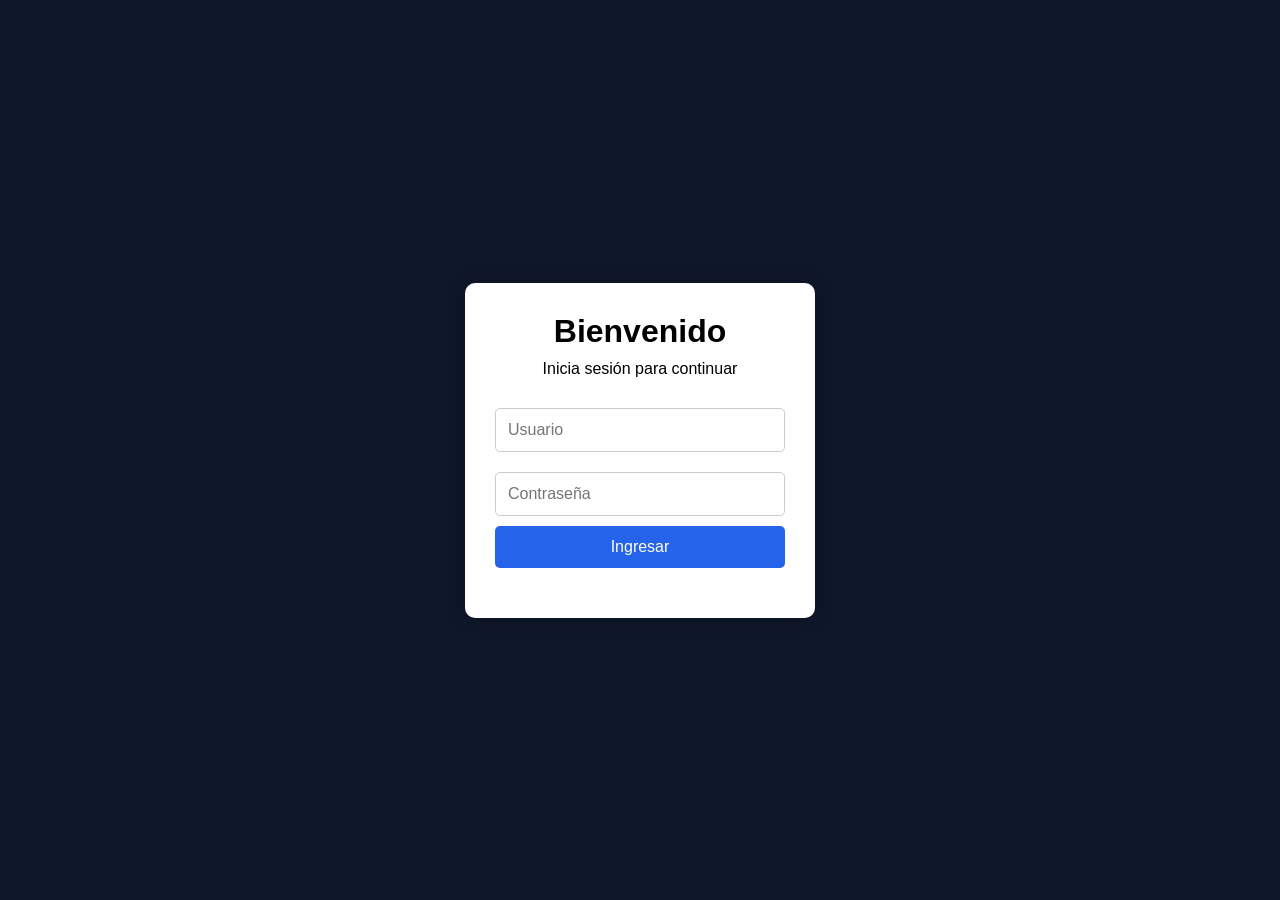
<file: pages/index.html>
<!DOCTYPE html>
<html lang="es">
<head>
    <meta charset="UTF-8">
    <meta name="viewport" content="width=device-width, initial-scale=1.0">
    <title>Iniciar Sesión</title>
    <link rel="stylesheet" href="../src/style/style.css">
</head>
<body>

<div class="login-container">

    <h1>Bienvenido</h1>
    <p>Inicia sesión para continuar</p>

    <form id="loginForm">

        <input
            type="text"
            id="usuario"
            placeholder="Usuario"
            required
        >

        <input
            type="password"
            id="password"
            placeholder="Contraseña"
            required
        >

        <button type="submit">
            Ingresar
        </button>

        <p id="mensaje"></p>

    </form>

</div>

<script src="../src/js/index.js"></script>

</body>
</html>
</file>
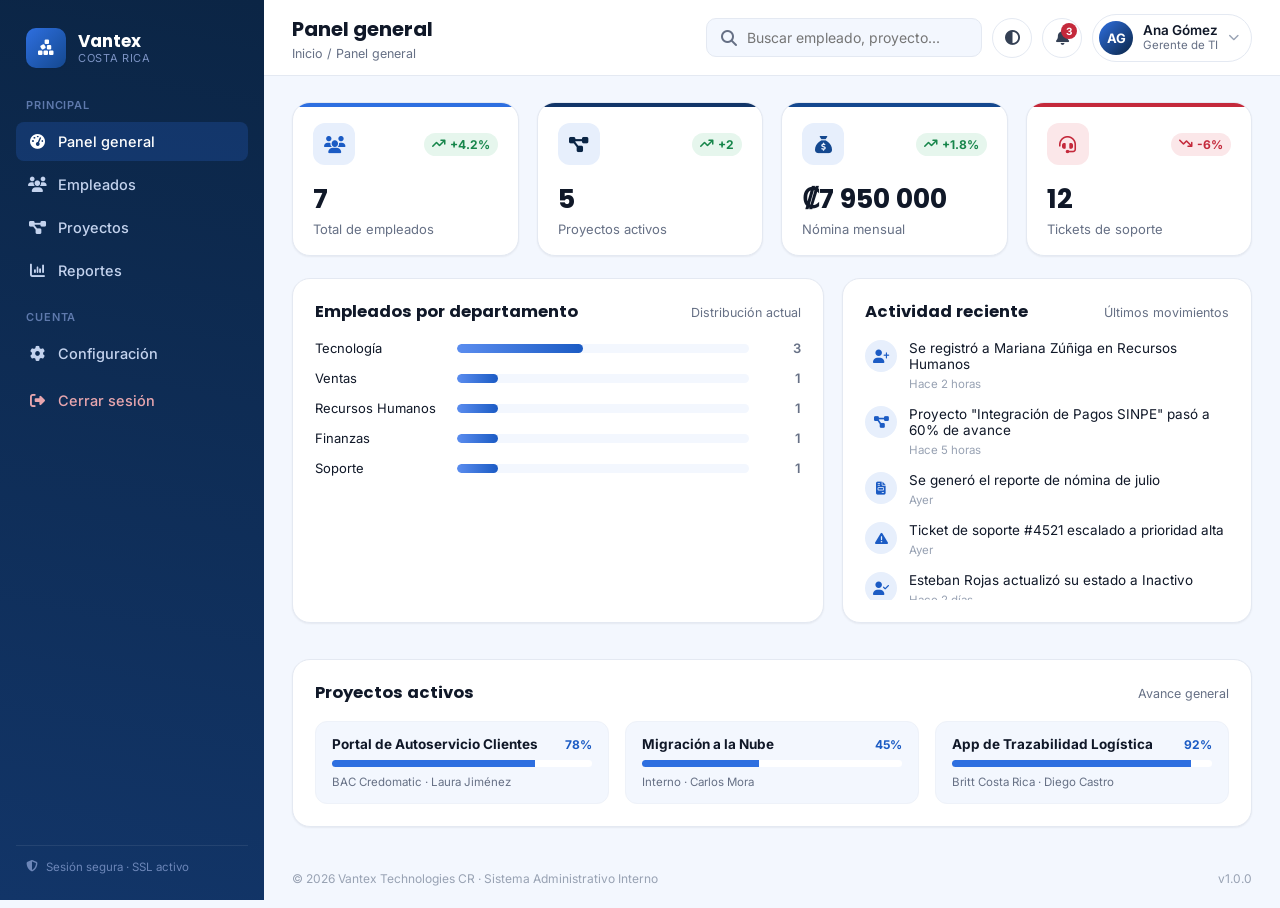
<file: pages/Dashboard.html>
<!DOCTYPE html>
<html lang="en">
<head>
    <meta charset="UTF-8">
    <meta name="viewport" content="width=device-width, initial-scale=1.0">
    <title>Document</title>

<link rel="preconnect" href="https://fonts.googleapis.com">
<link href="https://fonts.googleapis.com/css2?family=Poppins:wght@500;600;700&family=Inter:wght@400;500;600;700&display=swap" rel="stylesheet">
<link rel="stylesheet" href="https://cdnjs.cloudflare.com/ajax/libs/font-awesome/6.5.1/css/all.min.css">
<link rel="stylesheet" href="../src/style/Dashboard.css">
</head>
<body>

<div class="app" id="app">

  <!-- ============ SIDEBAR ============ -->
  <aside class="sidebar" id="sidebar">
    <div class="sidebar__brand">
      <div class="sidebar__logo"><i class="fa-solid fa-cubes-stacked"></i></div>
      <div class="sidebar__brandtext">
        <span class="sidebar__name">Vantex</span>
        <span class="sidebar__tag">Costa Rica</span>
      </div>
    </div>

    <nav class="sidebar__nav">
      <span class="sidebar__section">Principal</span>
      <button class="navlink is-active" data-view="dashboard">
        <i class="fa-solid fa-gauge-high"></i><span>Panel general</span>
      </button>
      <button class="navlink" data-view="empleados">
        <i class="fa-solid fa-users"></i><span>Empleados</span>
      </button>
      <button class="navlink" data-view="proyectos">
        <i class="fa-solid fa-diagram-project"></i><span>Proyectos</span>
      </button>
      <button class="navlink" data-view="reportes">
        <i class="fa-solid fa-chart-column"></i><span>Reportes</span>
      </button>

      <span class="sidebar__section">Cuenta</span>
      <button class="navlink" data-view="configuracion">
        <i class="fa-solid fa-gear"></i><span>Configuración</span>
      </button>
      <button class="navlink navlink--exit" id="btnLogout">
        <i class="fa-solid fa-right-from-bracket"></i><span>Cerrar sesión</span>
      </button>
    </nav>

    <div class="sidebar__footer">
      <i class="fa-solid fa-shield-halved"></i>
      <span>Sesión segura · SSL activo</span>
    </div>
  </aside>

  <div class="overlay" id="overlay"></div>

  <!-- ============ CONTENEDOR PRINCIPAL ============ -->
  <div class="main">

    <!-- ============ ENCABEZADO ============ -->
    <header class="topbar">
      <div class="topbar__left">
        <button class="iconbtn" id="btnMenu" aria-label="Abrir menú">
          <i class="fa-solid fa-bars"></i>
        </button>
        <div>
          <h1 class="topbar__title" id="viewTitle">Panel general</h1>
          <p class="topbar__breadcrumb" id="viewBreadcrumb">Inicio / Panel general</p>
        </div>
      </div>

      <div class="topbar__right">
        <div class="search">
          <i class="fa-solid fa-magnifying-glass"></i>
          <input type="text" id="globalSearch" placeholder="Buscar empleado, proyecto...">
        </div>

        <button class="iconbtn" id="btnTheme" title="Cambiar tema">
          <i class="fa-solid fa-circle-half-stroke"></i>
        </button>

        <div class="notif">
          <button class="iconbtn" id="btnNotif" aria-label="Notificaciones">
            <i class="fa-solid fa-bell"></i>
            <span class="notif__badge" id="notifBadge">3</span>
          </button>
          <div class="notif__panel" id="notifPanel">
            <div class="notif__header">Notificaciones</div>
            <ul class="notif__list" id="notifList"></ul>
          </div>
        </div>

        <div class="userchip" id="userChip">
          <div class="userchip__avatar" id="userAvatar">AG</div>
          <div class="userchip__info">
            <span class="userchip__name" id="userNameLabel">Ana Gómez</span>
            <span class="userchip__role" id="userRoleLabel">Gerente de TI</span>
          </div>
          <i class="fa-solid fa-chevron-down"></i>

          <div class="userchip__menu" id="userMenu">
            <button data-view="configuracion"><i class="fa-solid fa-user"></i> Mi perfil</button>
            <button data-view="configuracion"><i class="fa-solid fa-sliders"></i> Configuración</button>
            <button id="menuLogout"><i class="fa-solid fa-right-from-bracket"></i> Cerrar sesión</button>
          </div>
        </div>
      </div>
    </header>

    <!-- ============ AREA PRINCIPAL DE TRABAJO ============ -->
    <main class="workarea" id="workarea">

      <!-- ---------- VISTA: DASHBOARD ---------- -->
      <section class="view is-active" id="view-dashboard">

        <div class="cards" id="statsCards"></div>

        <div class="grid2">
          <div class="panel">
            <div class="panel__header">
              <h2>Empleados por departamento</h2>
              <span class="panel__hint">Distribución actual</span>
            </div>
            <div class="barlist" id="deptChart"></div>
          </div>

          <div class="panel">
            <div class="panel__header">
              <h2>Actividad reciente</h2>
              <span class="panel__hint">Últimos movimientos</span>
            </div>
            <ul class="activity" id="activityList"></ul>
          </div>
        </div>

        <div class="panel">
          <div class="panel__header">
            <h2>Proyectos activos</h2>
            <span class="panel__hint">Avance general</span>
          </div>
          <div class="projects-mini" id="projectsMini"></div>
        </div>
      </section>

      <!-- ---------- VISTA: EMPLEADOS ---------- -->
      <section class="view" id="view-empleados">

        <div class="panel">
          <div class="panel__header">
            <h2>Directorio de empleados</h2>
            <button class="btn btn--primary" id="btnNewEmployee">
              <i class="fa-solid fa-user-plus"></i> Nuevo empleado
            </button>
          </div>

          <div class="tableToolbar">
            <div class="search search--inline">
              <i class="fa-solid fa-magnifying-glass"></i>
              <input type="text" id="employeeSearch" placeholder="Filtrar por nombre o correo...">
            </div>
            <select id="deptFilter">
              <option value="todos">Todos los departamentos</option>
            </select>
            <span class="tableToolbar__count" id="employeeCount"></span>
          </div>

          <div class="tablewrap">
            <table class="table" id="employeeTable">
              <thead>
                <tr>
                  <th data-sort="nombre">Nombre <i class="fa-solid fa-sort"></i></th>
                  <th data-sort="puesto">Puesto <i class="fa-solid fa-sort"></i></th>
                  <th data-sort="departamento">Departamento <i class="fa-solid fa-sort"></i></th>
                  <th data-sort="salario">Salario <i class="fa-solid fa-sort"></i></th>
                  <th data-sort="ingreso">Ingreso <i class="fa-solid fa-sort"></i></th>
                  <th>Estado</th>
                  <th class="th-actions">Acciones</th>
                </tr>
              </thead>
              <tbody id="employeeTbody"></tbody>
            </table>
            <p class="emptyState" id="employeeEmpty" hidden>
              <i class="fa-solid fa-inbox"></i> No hay empleados que coincidan con la búsqueda.
            </p>
          </div>
        </div>
      </section>

      <!-- ---------- VISTA: PROYECTOS ---------- -->
      <section class="view" id="view-proyectos">
        <div class="panel">
          <div class="panel__header">
            <h2>Todos los proyectos</h2>
            <span class="panel__hint" id="projectsSummary"></span>
          </div>
          <div class="projects-grid" id="projectsGrid"></div>
        </div>
      </section>

      <!-- ---------- VISTA: REPORTES ---------- -->
      <section class="view" id="view-reportes">
        <div class="cards" id="reportCards"></div>

        <div class="panel">
          <div class="panel__header">
            <h2>Nómina por departamento</h2>
            <span class="panel__hint">Cálculo automático (reduce)</span>
          </div>
          <div class="tablewrap">
            <table class="table" id="reportTable">
              <thead>
                <tr>
                  <th>Departamento</th>
                  <th>Colaboradores</th>
                  <th>Salario total</th>
                  <th>Salario promedio</th>
                </tr>
              </thead>
              <tbody id="reportTbody"></tbody>
            </table>
          </div>
        </div>
      </section>

      <!-- ---------- VISTA: CONFIGURACIÓN ---------- -->
      <section class="view" id="view-configuracion">
        <div class="grid2">
          <div class="panel">
            <div class="panel__header"><h2>Perfil del usuario</h2></div>
            <form class="form" id="profileForm" novalidate>
              <div class="formrow">
                <label for="profName">Nombre completo</label>
                <input type="text" id="profName" name="profName" required minlength="3">
                <span class="fieldError" data-error-for="profName"></span>
              </div>
              <div class="formrow">
                <label for="profRole">Puesto</label>
                <input type="text" id="profRole" name="profRole" required minlength="3">
                <span class="fieldError" data-error-for="profRole"></span>
              </div>
              <div class="formrow">
                <label for="profEmail">Correo corporativo</label>
                <input type="email" id="profEmail" name="profEmail" required>
                <span class="fieldError" data-error-for="profEmail"></span>
              </div>
              <button type="submit" class="btn btn--primary">
                <i class="fa-solid fa-floppy-disk"></i> Guardar cambios
              </button>
              <p class="formSuccess" id="profileSuccess" hidden>
                <i class="fa-solid fa-circle-check"></i> Perfil actualizado correctamente.
              </p>
            </form>
          </div>

          <div class="panel">
            <div class="panel__header"><h2>Preferencias</h2></div>
            <div class="prefRow">
              <div>
                <strong>Tema de la interfaz</strong>
                <p>Selecciona claro u oscuro para el panel.</p>
              </div>
              <label class="switch">
                <input type="checkbox" id="themeSwitch">
                <span class="switch__track"><span class="switch__thumb"></span></span>
              </label>
            </div>
            <div class="prefRow">
              <div>
                <strong>Notificaciones por correo</strong>
                <p>Recibir alertas de nuevos ingresos y proyectos.</p>
              </div>
              <label class="switch">
                <input type="checkbox" id="emailSwitch" checked>
                <span class="switch__track"><span class="switch__thumb"></span></span>
              </label>
            </div>
            <div class="prefRow prefRow--danger">
              <div>
                <strong>Restablecer datos de ejemplo</strong>
                <p>Borra localStorage y recarga la información inicial.</p>
              </div>
              <button class="btn btn--danger-outline" id="btnResetData">
                <i class="fa-solid fa-trash-can"></i> Restablecer
              </button>
            </div>
          </div>
        </div>
      </section>

    </main>

    <footer class="pagefooter">
      <span>© 2026 Vantex Technologies CR · Sistema Administrativo Interno</span>
      <span>v1.0.0</span>
    </footer>
  </div>
</div>

<!-- ============ MODAL: NUEVO / EDITAR EMPLEADO ============ -->
<div class="modalOverlay" id="modalOverlay">
  <div class="modal">
    <div class="modal__header">
      <h3 id="modalTitle"><i class="fa-solid fa-user-plus"></i> Nuevo empleado</h3>
      <button class="iconbtn" id="btnCloseModal"><i class="fa-solid fa-xmark"></i></button>
    </div>

    <form class="form" id="employeeForm" novalidate>
      <input type="hidden" id="empId">

      <div class="formgrid">
        <div class="formrow">
          <label for="empNombre">Nombre completo <em>*</em></label>
          <input type="text" id="empNombre" required minlength="3" placeholder="Ej. Laura Jiménez Rojas">
          <span class="fieldError" data-error-for="empNombre"></span>
        </div>

        <div class="formrow">
          <label for="empCorreo">Correo electrónico <em>*</em></label>
          <input type="email" id="empCorreo" required placeholder="nombre@vantex.co.cr">
          <span class="fieldError" data-error-for="empCorreo"></span>
        </div>

        <div class="formrow">
          <label for="empPuesto">Puesto <em>*</em></label>
          <input type="text" id="empPuesto" required minlength="3" placeholder="Ej. Desarrolladora Senior">
          <span class="fieldError" data-error-for="empPuesto"></span>
        </div>

        <div class="formrow">
          <label for="empDepartamento">Departamento <em>*</em></label>
          <select id="empDepartamento" required>
            <option value="">Seleccione...</option>
            <option value="Tecnología">Tecnología</option>
            <option value="Ventas">Ventas</option>
            <option value="Recursos Humanos">Recursos Humanos</option>
            <option value="Finanzas">Finanzas</option>
            <option value="Soporte">Soporte</option>
          </select>
          <span class="fieldError" data-error-for="empDepartamento"></span>
        </div>

        <div class="formrow">
          <label for="empSalario">Salario mensual (₡) <em>*</em></label>
          <input type="number" id="empSalario" required min="350000" step="1000" placeholder="Ej. 950000">
          <span class="fieldError" data-error-for="empSalario"></span>
        </div>

        <div class="formrow">
          <label for="empIngreso">Fecha de ingreso <em>*</em></label>
          <input type="date" id="empIngreso" required>
          <span class="fieldError" data-error-for="empIngreso"></span>
        </div>

        <div class="formrow">
          <label for="empEstado">Estado</label>
          <select id="empEstado">
            <option value="Activo">Activo</option>
            <option value="Vacaciones">Vacaciones</option>
            <option value="Inactivo">Inactivo</option>
          </select>
        </div>
      </div>

      <div class="modal__actions">
        <button type="button" class="btn btn--ghost" id="btnCancelModal">Cancelar</button>
        <button type="submit" class="btn btn--primary" id="btnSaveEmployee">
          <i class="fa-solid fa-floppy-disk"></i> Guardar empleado
        </button>
      </div>
    </form>
  </div>
</div>

<!-- ============ TOAST ============ -->
<div class="toast" id="toast"></div>

<script src="/src/js/Dashboard.js"></script>
</body>
</html>
</file>
<file: src/style/style.css>
*{
    margin:0;
    padding:0;
    box-sizing:border-box;
    font-family:Arial, Helvetica, sans-serif;
}

body{
    background:#0f172a;
    display:flex;
    justify-content:center;
    align-items:center;
    height:100vh;
}

.login-container{

    width:350px;
    background:white;
    padding:30px;
    border-radius:10px;
    box-shadow:0 0 20px rgba(0,0,0,.3);

}

.login-container h1{
    text-align:center;
    margin-bottom:10px;
}

.login-container p{
    text-align:center;
    margin-bottom:20px;
}

input{

    width:100%;
    padding:12px;
    margin:10px 0;
    border:1px solid #ccc;
    border-radius:5px;
    font-size:16px;

}

button{

    width:100%;
    padding:12px;
    background:#2563eb;
    color:white;
    border:none;
    border-radius:5px;
    cursor:pointer;
    font-size:16px;
    transition:.3s;

}

button:hover{

    background:#1d4ed8;

}

#mensaje{

    margin-top:15px;
    color:red;
    font-weight:bold;

}
</file>
<file: src/style/Dashboard.css>
/* ==========================================================================
   VANTEX CR · PANEL ADMINISTRATIVO
   Paleta: azul corporativo + blanco. Tipografía: Poppins (display) / Inter (texto)
   ========================================================================== */

:root {
  /* --- Constantes de color (CSS3 custom properties) --- */
  --navy-900: #0B2545;
  --navy-800: #123568;
  --blue-700: #14488F;
  --blue-600: #1B5BC4;
  --blue-500: #2E6FE0;
  --blue-400: #5B8DEF;
  --blue-100: #E7EFFC;
  --blue-50:  #F3F7FE;

  --white:    #FFFFFF;
  --ink-900:  #101828;
  --ink-700:  #344054;
  --ink-500:  #667085;
  --ink-300:  #98A2B3;
  --line:     #E4E9F2;
  --line-soft:#EEF2F9;

  --success: #17864B;
  --success-bg: #E6F6ED;
  --warning: #B36B00;
  --warning-bg: #FDF1DF;
  --danger:  #C4293B;
  --danger-bg: #FBE7E9;

  --radius-sm: 8px;
  --radius-md: 12px;
  --radius-lg: 18px;

  --shadow-sm: 0 1px 2px rgba(16, 24, 40, 0.06);
  --shadow-md: 0 8px 24px rgba(16, 40, 90, 0.08);
  --shadow-lg: 0 16px 40px rgba(16, 40, 90, 0.14);

  --sidebar-w: 264px;
  --sidebar-w-collapsed: 84px;
  --topbar-h: 76px;

  --font-display: 'Poppins', 'Segoe UI', sans-serif;
  --font-body: 'Inter', 'Segoe UI', sans-serif;

  --transition: 180ms cubic-bezier(.4,0,.2,1);
}

/* --- Tema oscuro (activado por JS agregando .theme-dark al body) --- */
body.theme-dark {
  --white: #10233F;
  --blue-50: #0C1D36;
  --blue-100: #14315A;
  --ink-900: #F1F5FB;
  --ink-700: #C7D3E6;
  --ink-500: #93A4C2;
  --line: #22406B;
  --line-soft: #1A3358;
  --navy-900: #071630;
  --navy-800: #0C2144;
}

* { box-sizing: border-box; }

html, body {
  margin: 0;
  padding: 0;
  height: 100%;
}

body {
  font-family: var(--font-body);
  background: var(--blue-50);
  color: var(--ink-900);
  -webkit-font-smoothing: antialiased;
  transition: background var(--transition), color var(--transition);
}

h1, h2, h3 {
  font-family: var(--font-display);
  margin: 0;
  color: var(--ink-900);
}

button, input, select {
  font-family: inherit;
  font-size: 14px;
}

button { cursor: pointer; }

:focus-visible {
  outline: 2px solid var(--blue-500);
  outline-offset: 2px;
}

ul { list-style: none; margin: 0; padding: 0; }

/* ==========================================================================
   LAYOUT GENERAL
   ========================================================================== */

.app {
  display: grid;
  grid-template-columns: var(--sidebar-w) 1fr;
  min-height: 100vh;
}

/* ==========================================================================
   MENÚ LATERAL (SIDEBAR)
   ========================================================================== */

.sidebar {
  background: linear-gradient(190deg, var(--navy-900) 0%, var(--navy-800) 100%);
  color: #DCE6FA;
  display: flex;
  flex-direction: column;
  padding: 22px 16px;
  position: sticky;
  top: 0;
  height: 100vh;
  z-index: 40;
}

.sidebar__brand {
  display: flex;
  align-items: center;
  gap: 12px;
  padding: 6px 10px 26px;
}

.sidebar__logo {
  width: 40px;
  height: 40px;
  border-radius: 10px;
  background: linear-gradient(135deg, var(--blue-500), var(--blue-700));
  display: grid;
  place-items: center;
  color: var(--white);
  font-size: 18px;
  flex: none;
  box-shadow: var(--shadow-sm);
}

.sidebar__brandtext { display: flex; flex-direction: column; line-height: 1.2; }
.sidebar__name { font-family: var(--font-display); font-weight: 700; font-size: 17px; color: var(--white); }
.sidebar__tag { font-size: 11px; letter-spacing: .06em; text-transform: uppercase; color: #7C93C4; }

.sidebar__nav { display: flex; flex-direction: column; gap: 4px; flex: 1; overflow-y: auto; }

.sidebar__section {
  font-size: 11px;
  text-transform: uppercase;
  letter-spacing: .08em;
  color: #5E79AC;
  margin: 16px 10px 6px;
  font-weight: 600;
}
.sidebar__section:first-child { margin-top: 4px; }

.navlink {
  display: flex;
  align-items: center;
  gap: 12px;
  background: transparent;
  border: none;
  color: #C4D3EE;
  text-align: left;
  padding: 11px 12px;
  border-radius: var(--radius-sm);
  font-size: 14.5px;
  font-weight: 500;
  position: relative;
  transition: background var(--transition), color var(--transition);
}

.navlink i { width: 18px; text-align: center; font-size: 15px; }

.navlink:hover { background: rgba(255,255,255,0.06); color: var(--white); }

.navlink.is-active {
  background: rgba(46, 111, 224, 0.22);
  color: var(--white);
}
.navlink.is-active::before {
  content: "";
  position: absolute;
  left: -16px;
  top: 8px;
  bottom: 8px;
  width: 4px;
  border-radius: 4px;
  background: var(--blue-400);
}

.navlink--exit { color: #E8A6AE; margin-top: 4px; }
.navlink--exit:hover { background: rgba(196, 41, 59, 0.18); color: #FFC9CF; }

.sidebar__footer {
  display: flex;
  align-items: center;
  gap: 8px;
  font-size: 11.5px;
  color: #6C86B8;
  padding: 14px 10px 4px;
  border-top: 1px solid rgba(255,255,255,0.08);
  margin-top: 10px;
}

.overlay {
  display: none;
  position: fixed;
  inset: 0;
  background: rgba(11, 37, 69, 0.45);
  z-index: 39;
}

/* ==========================================================================
   ENCABEZADO (TOPBAR)
   ========================================================================== */

.main {
  display: flex;
  flex-direction: column;
  min-height: 100vh;
}

.topbar {
  height: var(--topbar-h);
  background: var(--white);
  border-bottom: 1px solid var(--line);
  display: flex;
  align-items: center;
  justify-content: space-between;
  padding: 0 28px;
  position: sticky;
  top: 0;
  z-index: 30;
}

.topbar__left { display: flex; align-items: center; gap: 14px; }

.topbar__title { font-size: 20px; font-weight: 700; }
.topbar__breadcrumb { margin: 2px 0 0; font-size: 12.5px; color: var(--ink-500); }

.topbar__right { display: flex; align-items: center; gap: 10px; }

.iconbtn {
  width: 40px;
  height: 40px;
  border-radius: 50%;
  border: 1px solid var(--line);
  background: var(--white);
  color: var(--ink-700);
  display: grid;
  place-items: center;
  font-size: 15px;
  position: relative;
  transition: background var(--transition), border-color var(--transition);
}
.iconbtn:hover { background: var(--blue-50); border-color: var(--blue-400); color: var(--blue-600); }

#btnMenu { display: none; }

.search {
  display: flex;
  align-items: center;
  gap: 8px;
  background: var(--blue-50);
  border: 1px solid var(--line);
  border-radius: 10px;
  padding: 9px 14px;
  min-width: 240px;
  color: var(--ink-500);
}
.search input {
  border: none;
  background: transparent;
  outline: none;
  width: 100%;
  color: var(--ink-900);
}
.search--inline { min-width: 260px; }

.notif { position: relative; }
.notif__badge {
  position: absolute;
  top: 4px;
  right: 4px;
  background: var(--danger);
  color: var(--white);
  font-size: 10px;
  font-weight: 700;
  min-width: 16px;
  height: 16px;
  border-radius: 50%;
  display: grid;
  place-items: center;
  padding: 0 3px;
}
.notif__panel {
  position: absolute;
  right: 0;
  top: 52px;
  width: 300px;
  background: var(--white);
  border: 1px solid var(--line);
  border-radius: var(--radius-md);
  box-shadow: var(--shadow-lg);
  display: none;
  overflow: hidden;
  z-index: 50;
}
.notif__panel.is-open { display: block; }
.notif__header { padding: 14px 16px; font-weight: 700; border-bottom: 1px solid var(--line-soft); }
.notif__list { max-height: 260px; overflow-y: auto; }
.notif__list li {
  padding: 12px 16px;
  font-size: 13px;
  color: var(--ink-700);
  border-bottom: 1px solid var(--line-soft);
  display: flex;
  gap: 10px;
}
.notif__list li i { color: var(--blue-500); margin-top: 2px; }
.notif__list li span strong { display: block; color: var(--ink-900); font-size: 13px; }
.notif__list li small { color: var(--ink-300); }

.userchip {
  display: flex;
  align-items: center;
  gap: 10px;
  padding: 6px 12px 6px 6px;
  border: 1px solid var(--line);
  border-radius: 30px;
  position: relative;
  background: var(--white);
}
.userchip:hover { border-color: var(--blue-400); }
.userchip__avatar {
  width: 34px;
  height: 34px;
  border-radius: 50%;
  background: linear-gradient(135deg, var(--blue-500), var(--navy-900));
  color: var(--white);
  display: grid;
  place-items: center;
  font-weight: 700;
  font-size: 13px;
  flex: none;
}
.userchip__info { display: flex; flex-direction: column; line-height: 1.15; }
.userchip__name { font-weight: 600; font-size: 13.5px; }
.userchip__role { font-size: 11.5px; color: var(--ink-500); }
.userchip > i { font-size: 11px; color: var(--ink-300); }

.userchip__menu {
  position: absolute;
  right: 0;
  top: 54px;
  width: 190px;
  background: var(--white);
  border: 1px solid var(--line);
  border-radius: var(--radius-md);
  box-shadow: var(--shadow-lg);
  display: none;
  flex-direction: column;
  padding: 6px;
  z-index: 50;
}
.userchip__menu.is-open { display: flex; }
.userchip__menu button {
  display: flex;
  align-items: center;
  gap: 10px;
  border: none;
  background: transparent;
  padding: 10px 10px;
  border-radius: var(--radius-sm);
  font-size: 13.5px;
  color: var(--ink-700);
  text-align: left;
}
.userchip__menu button:hover { background: var(--blue-50); color: var(--blue-600); }
.userchip__menu button i { width: 16px; }

/* ==========================================================================
   ÁREA PRINCIPAL DE TRABAJO
   ========================================================================== */

.workarea {
  flex: 1;
  padding: 26px 28px 10px;
}

.view { display: none; animation: fadeIn 220ms ease; }
.view.is-active { display: block; }

@keyframes fadeIn {
  from { opacity: 0; transform: translateY(6px); }
  to { opacity: 1; transform: translateY(0); }
}

/* ---- Tarjetas resumen ---- */

.cards {
  display: grid;
  grid-template-columns: repeat(4, 1fr);
  gap: 18px;
  margin-bottom: 22px;
}

.card {
  background: var(--white);
  border: 1px solid var(--line);
  border-radius: var(--radius-lg);
  padding: 20px 20px 18px;
  box-shadow: var(--shadow-sm);
  position: relative;
  overflow: hidden;
}
.card::before {
  content: "";
  position: absolute;
  top: 0; left: 0; right: 0;
  height: 4px;
  background: var(--bar-color, var(--blue-500));
}
.card__top { display: flex; align-items: center; justify-content: space-between; }
.card__icon {
  width: 42px;
  height: 42px;
  border-radius: 12px;
  display: grid;
  place-items: center;
  background: var(--icon-bg, var(--blue-100));
  color: var(--icon-color, var(--blue-600));
  font-size: 17px;
}
.card__trend {
  font-size: 12px;
  font-weight: 700;
  display: flex;
  align-items: center;
  gap: 4px;
  padding: 4px 8px;
  border-radius: 20px;
}
.card__trend.up { color: var(--success); background: var(--success-bg); }
.card__trend.down { color: var(--danger); background: var(--danger-bg); }

.card__value { font-family: var(--font-display); font-size: 27px; font-weight: 700; margin-top: 14px; }
.card__label { font-size: 13px; color: var(--ink-500); margin-top: 2px; }

/* ---- Paneles / secciones ---- */

.grid2 {
  display: grid;
  grid-template-columns: 1.3fr 1fr;
  gap: 18px;
  margin-bottom: 18px;
}

.panel {
  background: var(--white);
  border: 1px solid var(--line);
  border-radius: var(--radius-lg);
  padding: 20px 22px 22px;
  box-shadow: var(--shadow-sm);
  margin-bottom: 18px;
}

.panel__header {
  display: flex;
  align-items: baseline;
  justify-content: space-between;
  gap: 10px;
  margin-bottom: 16px;
  flex-wrap: wrap;
}
.panel__header h2 { font-size: 16.5px; font-weight: 700; }
.panel__hint { font-size: 12.5px; color: var(--ink-500); }

/* ---- Barras de departamento ---- */

.barlist { display: flex; flex-direction: column; gap: 14px; }
.barlist__row { display: grid; grid-template-columns: 130px 1fr 40px; align-items: center; gap: 12px; font-size: 13px; }
.barlist__track { height: 9px; background: var(--blue-50); border-radius: 20px; overflow: hidden; }
.barlist__fill { height: 100%; background: linear-gradient(90deg, var(--blue-400), var(--blue-600)); border-radius: 20px; }
.barlist__count { text-align: right; color: var(--ink-500); font-weight: 600; }

/* ---- Actividad reciente ---- */

.activity { display: flex; flex-direction: column; gap: 14px; max-height: 260px; overflow-y: auto; }
.activity li { display: flex; gap: 12px; align-items: flex-start; }
.activity__icon {
  width: 32px; height: 32px; border-radius: 50%;
  background: var(--blue-100); color: var(--blue-600);
  display: grid; place-items: center; font-size: 13px; flex: none;
}
.activity__body p { margin: 0; font-size: 13.5px; color: var(--ink-900); }
.activity__body span { font-size: 11.5px; color: var(--ink-300); }

/* ---- Mini proyectos (dashboard) ---- */

.projects-mini { display: grid; grid-template-columns: repeat(3, 1fr); gap: 16px; }
.pmini {
  border: 1px solid var(--line-soft);
  border-radius: var(--radius-md);
  padding: 14px 16px;
  background: var(--blue-50);
}
.pmini__top { display: flex; justify-content: space-between; align-items: center; margin-bottom: 6px; }
.pmini__top strong { font-size: 13.5px; }
.pmini__pct { font-size: 12px; font-weight: 700; color: var(--blue-600); }
.pmini__track { height: 7px; background: var(--white); border-radius: 20px; overflow: hidden; margin-top: 8px; }
.pmini__fill { height: 100%; background: var(--blue-500); }
.pmini__meta { font-size: 11.5px; color: var(--ink-500); margin-top: 8px; }

/* ==========================================================================
   TABLA DE EMPLEADOS
   ========================================================================== */

.tableToolbar {
  display: flex;
  align-items: center;
  gap: 14px;
  margin-bottom: 16px;
  flex-wrap: wrap;
}
.tableToolbar select {
  border: 1px solid var(--line);
  border-radius: 10px;
  padding: 9px 12px;
  background: var(--white);
  color: var(--ink-700);
}
.tableToolbar__count { margin-left: auto; font-size: 12.5px; color: var(--ink-500); }

.tablewrap { overflow-x: auto; }

.table { width: 100%; border-collapse: collapse; font-size: 13.5px; min-width: 720px; }
.table thead th {
  text-align: left;
  padding: 12px 14px;
  color: var(--ink-500);
  font-weight: 600;
  font-size: 12px;
  text-transform: uppercase;
  letter-spacing: .03em;
  border-bottom: 1px solid var(--line);
  cursor: pointer;
  user-select: none;
  white-space: nowrap;
}
.table thead th i { margin-left: 4px; font-size: 10px; color: var(--ink-300); }
.table thead th.th-actions { cursor: default; }
.table tbody td { padding: 13px 14px; border-bottom: 1px solid var(--line-soft); color: var(--ink-900); vertical-align: middle; }
.table tbody tr:hover { background: var(--blue-50); }

.person { display: flex; align-items: center; gap: 10px; }
.person__avatar {
  width: 32px; height: 32px; border-radius: 50%;
  background: var(--blue-100); color: var(--blue-700);
  display: grid; place-items: center; font-size: 12px; font-weight: 700; flex: none;
}
.person__name { font-weight: 600; }
.person__email { display: block; font-size: 11.5px; color: var(--ink-500); }

.badge { display: inline-flex; align-items: center; gap: 6px; padding: 4px 10px; border-radius: 20px; font-size: 11.5px; font-weight: 700; }
.badge::before { content: ""; width: 6px; height: 6px; border-radius: 50%; background: currentColor; }
.badge.badge--active { color: var(--success); background: var(--success-bg); }
.badge.badge--vac { color: var(--warning); background: var(--warning-bg); }
.badge.badge--inactive { color: var(--danger); background: var(--danger-bg); }

.rowActions { display: flex; gap: 8px; }
.rowActions button {
  width: 30px; height: 30px; border-radius: 8px; border: 1px solid var(--line);
  background: var(--white); color: var(--ink-500); display: grid; place-items: center; font-size: 12.5px;
}
.rowActions button:hover { background: var(--blue-50); color: var(--blue-600); border-color: var(--blue-400); }
.rowActions .rowdelete:hover { background: var(--danger-bg); color: var(--danger); border-color: var(--danger); }

.emptyState { text-align: center; padding: 40px 10px; color: var(--ink-300); font-size: 13.5px; }
.emptyState i { display: block; font-size: 26px; margin-bottom: 8px; }

/* ==========================================================================
   PROYECTOS (VISTA COMPLETA)
   ========================================================================== */

.projects-grid { display: grid; grid-template-columns: repeat(3, 1fr); gap: 16px; }
.pcard { border: 1px solid var(--line); border-radius: var(--radius-md); padding: 16px 18px; }
.pcard__head { display: flex; justify-content: space-between; align-items: flex-start; gap: 10px; }
.pcard__head h3 { font-size: 14.5px; }
.pcard p.pdesc { font-size: 12.5px; color: var(--ink-500); margin: 8px 0 12px; line-height: 1.5; }
.pcard__track { height: 8px; background: var(--blue-50); border-radius: 20px; overflow: hidden; }
.pcard__fill { height: 100%; background: linear-gradient(90deg, var(--blue-400), var(--blue-700)); }
.pcard__foot { display: flex; justify-content: space-between; align-items: center; margin-top: 12px; font-size: 11.5px; color: var(--ink-500); }

/* ==========================================================================
   FORMULARIOS
   ========================================================================== */

.form { display: flex; flex-direction: column; gap: 14px; }
.formgrid { display: grid; grid-template-columns: 1fr 1fr; gap: 14px; }
.formrow { display: flex; flex-direction: column; gap: 6px; }
.formrow label { font-size: 12.5px; font-weight: 600; color: var(--ink-700); }
.formrow label em { color: var(--danger); font-style: normal; }
.formrow input, .formrow select {
  border: 1px solid var(--line);
  border-radius: 10px;
  padding: 10px 12px;
  background: var(--white);
  color: var(--ink-900);
  outline: none;
  transition: border-color var(--transition), box-shadow var(--transition);
}
.formrow input:focus, .formrow select:focus {
  border-color: var(--blue-500);
  box-shadow: 0 0 0 3px rgba(46,111,224,0.15);
}
.formrow input.is-invalid, .formrow select.is-invalid {
  border-color: var(--danger);
  box-shadow: 0 0 0 3px rgba(196,41,59,0.12);
}
.fieldError { font-size: 11.5px; color: var(--danger); min-height: 14px; }

.formSuccess { display: flex; align-items: center; gap: 8px; color: var(--success); font-size: 13px; font-weight: 600; }

.prefRow {
  display: flex; align-items: center; justify-content: space-between;
  padding: 14px 0; border-bottom: 1px solid var(--line-soft); gap: 16px;
}
.prefRow:last-child { border-bottom: none; }
.prefRow strong { font-size: 13.5px; }
.prefRow p { margin: 3px 0 0; font-size: 12px; color: var(--ink-500); }
.prefRow--danger strong { color: var(--danger); }

.switch { position: relative; display: inline-block; width: 44px; height: 24px; flex: none; }
.switch input { opacity: 0; width: 0; height: 0; }
.switch__track {
  position: absolute; inset: 0; background: var(--line); border-radius: 30px; transition: background var(--transition);
}
.switch__thumb {
  position: absolute; top: 3px; left: 3px; width: 18px; height: 18px; border-radius: 50%;
  background: var(--white); box-shadow: var(--shadow-sm); transition: transform var(--transition);
}
.switch input:checked + .switch__track { background: var(--blue-500); }
.switch input:checked + .switch__track .switch__thumb { transform: translateX(20px); }

/* ==========================================================================
   BOTONES
   ========================================================================== */

.btn {
  display: inline-flex; align-items: center; gap: 8px;
  border-radius: 10px; padding: 10px 18px; font-size: 13.5px; font-weight: 600;
  border: 1px solid transparent; transition: all var(--transition);
}
.btn--primary { background: var(--blue-600); color: var(--white); box-shadow: var(--shadow-sm); }
.btn--primary:hover { background: var(--blue-700); }
.btn--ghost { background: transparent; border-color: var(--line); color: var(--ink-700); }
.btn--ghost:hover { background: var(--blue-50); }
.btn--danger-outline { background: var(--white); border-color: var(--danger); color: var(--danger); }
.btn--danger-outline:hover { background: var(--danger-bg); }

/* ==========================================================================
   MODAL
   ========================================================================== */

.modalOverlay {
  display: none;
  position: fixed; inset: 0; background: rgba(11,37,69,0.5);
  align-items: center; justify-content: center; z-index: 100; padding: 20px;
}
.modalOverlay.is-open { display: flex; }

.modal {
  background: var(--white); border-radius: var(--radius-lg); width: 100%; max-width: 620px;
  max-height: 90vh; overflow-y: auto; box-shadow: var(--shadow-lg); animation: pop 180ms ease;
}
@keyframes pop { from { transform: scale(.96); opacity: 0; } to { transform: scale(1); opacity: 1; } }

.modal__header {
  display: flex; align-items: center; justify-content: space-between;
  padding: 18px 22px; border-bottom: 1px solid var(--line);
}
.modal__header h3 { font-size: 16px; display: flex; align-items: center; gap: 8px; }
.modal .form { padding: 20px 22px 22px; }
.modal__actions { display: flex; justify-content: flex-end; gap: 10px; margin-top: 6px; }

/* ==========================================================================
   TOAST
   ========================================================================== */

.toast {
  position: fixed; bottom: 26px; right: 26px;
  background: var(--navy-900); color: var(--white);
  padding: 14px 20px; border-radius: 10px; font-size: 13.5px;
  display: flex; align-items: center; gap: 10px;
  box-shadow: var(--shadow-lg);
  transform: translateY(16px); opacity: 0; pointer-events: none;
  transition: all 220ms ease; z-index: 200;
}
.toast.is-visible { transform: translateY(0); opacity: 1; }
.toast i { color: var(--blue-400); }
.toast.toast--error i { color: #FF8A93; }

/* ==========================================================================
   PIE DE PÁGINA
   ========================================================================== */

.pagefooter {
  display: flex; justify-content: space-between;
  padding: 16px 28px 22px; font-size: 12px; color: var(--ink-300);
}

/* ==========================================================================
   RESPONSIVE
   ========================================================================== */

@media (max-width: 1180px) {
  .cards { grid-template-columns: repeat(2, 1fr); }
  .grid2 { grid-template-columns: 1fr; }
  .projects-mini, .projects-grid { grid-template-columns: repeat(2, 1fr); }
}

@media (max-width: 992px) {
  .app { grid-template-columns: 1fr; }
  .sidebar {
    position: fixed;
    left: 0; top: 0;
    width: var(--sidebar-w);
    transform: translateX(-100%);
    transition: transform var(--transition);
  }
  .sidebar.is-open { transform: translateX(0); }
  .overlay.is-open { display: block; }
  #btnMenu { display: grid; }
  .search--top { display: none; }
}

@media (max-width: 720px) {
  .topbar { padding: 0 16px; }
  .search { display: none; }
  .workarea { padding: 18px 16px 6px; }
  .cards { grid-template-columns: 1fr; }
  .projects-mini, .projects-grid { grid-template-columns: 1fr; }
  .formgrid { grid-template-columns: 1fr; }
  .userchip__info { display: none; }
  .pagefooter { flex-direction: column; gap: 4px; padding: 14px 16px 20px; }
  .panel { padding: 16px; }
}
</file>
